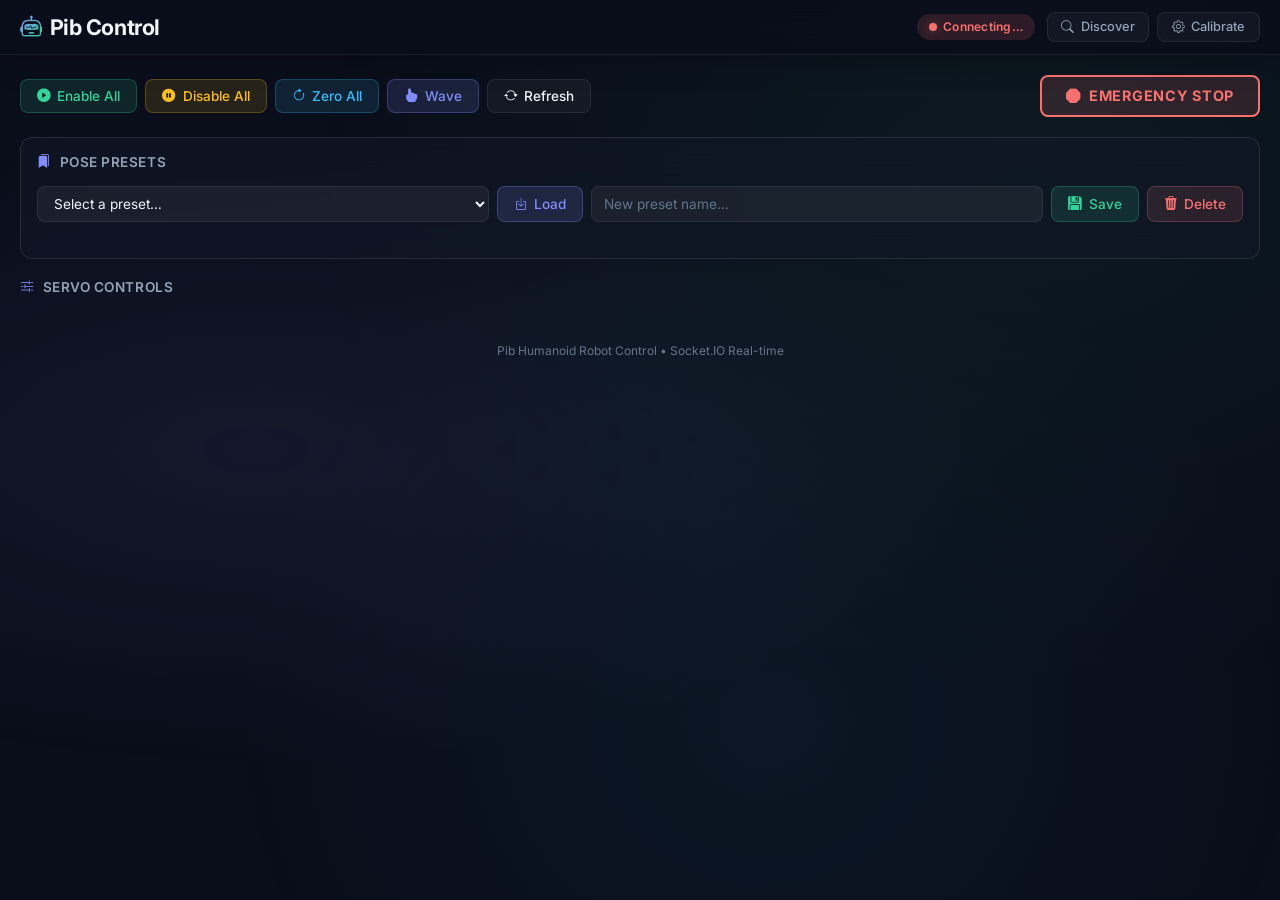
<file: static/index.html>
<!doctype html>
<html lang="de">
<head>
  <meta charset="utf-8" />
  <meta name="viewport" content="width=device-width,initial-scale=1" />
  <title>Pib — Control Panel</title>
  <link rel="stylesheet" href="https://cdn.jsdelivr.net/npm/bootstrap-icons@1.11.1/font/bootstrap-icons.css">
  <link rel="stylesheet" href="/static/common.css">
  <style>
    /* ─── Servo Card ─── */
    .servo-card {
      background: var(--glass-bg);
      backdrop-filter: blur(var(--glass-blur));
      -webkit-backdrop-filter: blur(var(--glass-blur));
      border: 1px solid var(--glass-border);
      border-radius: var(--radius-md);
      padding: 1.1rem;
      transition: all 0.25s ease;
      animation: fadeInUp 0.4s ease forwards;
      opacity: 0;
    }
    .servo-card:hover {
      border-color: var(--border-hover);
      transform: translateY(-2px);
      box-shadow: 0 8px 32px rgba(0,0,0,0.2);
    }
    .servo-card.disabled {
      opacity: 0.45;
    }
    .servo-header {
      display: flex;
      align-items: center;
      justify-content: space-between;
      margin-bottom: 0.6rem;
    }
    .servo-name {
      font-weight: 600;
      font-size: 0.95rem;
      color: var(--text-primary);
    }
    .servo-meta {
      display: flex;
      align-items: center;
      gap: 0.4rem;
      flex-wrap: wrap;
      margin-bottom: 0.75rem;
    }
    .servo-chip {
      font-size: 0.65rem;
      font-weight: 500;
      color: var(--text-muted);
      font-family: 'JetBrains Mono', monospace;
      background: var(--surface);
      padding: 0.15rem 0.5rem;
      border-radius: 6px;
    }
    .position-display {
      text-align: center;
      font-size: 1.6rem;
      font-weight: 700;
      color: var(--accent);
      font-family: 'JetBrains Mono', monospace;
      margin: 0.5rem 0;
      letter-spacing: -0.03em;
    }
    .position-display .unit { font-size: 1rem; color: var(--text-muted); }
    .current-reading {
      text-align: center;
      font-size: 0.7rem;
      color: var(--text-muted);
      margin-bottom: 0.5rem;
    }
    .current-reading i { color: var(--warning); }
    .slider-row {
      margin: 0.6rem 0;
    }
    .slider-labels {
      display: flex;
      justify-content: space-between;
      font-size: 0.6rem;
      color: var(--text-muted);
      font-family: 'JetBrains Mono', monospace;
      margin-top: 0.2rem;
    }
    .servo-actions {
      display: flex;
      gap: 0.4rem;
      margin-top: 0.6rem;
    }
    .servo-actions .btn-glass { padding: 0.35rem 0.65rem; font-size: 0.78rem; }
    .num-input {
      flex: 1;
      min-width: 0;
      text-align: center;
      font-family: 'JetBrains Mono', monospace;
      font-weight: 600;
      font-size: 0.82rem;
    }

    /* ─── Actions Bar ─── */
    .actions-bar {
      display: flex;
      flex-wrap: wrap;
      gap: 0.5rem;
      align-items: center;
      margin-bottom: 1.25rem;
    }
    .actions-bar .spacer { flex: 1; }

    /* ─── Preset Section ─── */
    .preset-row {
      display: flex;
      flex-wrap: wrap;
      gap: 0.5rem;
      margin-bottom: 1.25rem;
    }
    .preset-row .form-control-dark,
    .preset-row .select-dark { flex: 1; min-width: 140px; }

    /* ─── Grid ─── */
    .servo-grid {
      display: grid;
      grid-template-columns: repeat(auto-fill, minmax(270px, 1fr));
      gap: 0.85rem;
    }

    /* Staggered animation */
    .servo-grid .servo-card:nth-child(1) { animation-delay: 0.02s; }
    .servo-grid .servo-card:nth-child(2) { animation-delay: 0.04s; }
    .servo-grid .servo-card:nth-child(3) { animation-delay: 0.06s; }
    .servo-grid .servo-card:nth-child(4) { animation-delay: 0.08s; }
    .servo-grid .servo-card:nth-child(5) { animation-delay: 0.10s; }
    .servo-grid .servo-card:nth-child(6) { animation-delay: 0.12s; }
    .servo-grid .servo-card:nth-child(7) { animation-delay: 0.14s; }
    .servo-grid .servo-card:nth-child(8) { animation-delay: 0.16s; }
    .servo-grid .servo-card:nth-child(9) { animation-delay: 0.18s; }
    .servo-grid .servo-card:nth-child(10) { animation-delay: 0.20s; }
    .servo-grid .servo-card:nth-child(11) { animation-delay: 0.22s; }
    .servo-grid .servo-card:nth-child(12) { animation-delay: 0.24s; }
    .servo-grid .servo-card:nth-child(13) { animation-delay: 0.26s; }
    .servo-grid .servo-card:nth-child(14) { animation-delay: 0.28s; }
  </style>
</head>
<body>
  <!-- Navbar -->
  <nav class="navbar">
    <div style="display:flex;align-items:center;justify-content:space-between;width:100%">
      <span class="navbar-brand">
        <i class="bi bi-robot"></i> Pib Control
      </span>
      <div style="display:flex;align-items:center;gap:0.75rem">
        <span id="status" class="status-badge status-disconnected">
          <span class="dot"></span> Connecting…
        </span>
        <span id="current-display" class="current-badge" style="display:none">
          <i class="bi bi-lightning-charge-fill"></i>
          <span id="current-value">0</span> mA
        </span>
        <div class="nav-links">
          <a href="/discover" class="nav-link-btn"><i class="bi bi-search"></i> Discover</a>
          <a href="/calibrate" class="nav-link-btn"><i class="bi bi-gear"></i> Calibrate</a>
        </div>
      </div>
    </div>
  </nav>

  <div class="content-wrap">
    <!-- Quick Actions -->
    <div class="actions-bar">
      <button id="btn-enable-all" class="btn-glass btn-success-glass"><i class="bi bi-play-circle-fill"></i> Enable All</button>
      <button id="btn-disable-all" class="btn-glass btn-warning-glass"><i class="bi bi-pause-circle-fill"></i> Disable All</button>
      <button id="btn-zero-all" class="btn-glass btn-info-glass"><i class="bi bi-arrow-clockwise"></i> Zero All</button>
      <button id="btn-wave" class="btn-glass btn-accent"><i class="bi bi-hand-index-fill"></i> Wave</button>
      <button id="btn-refresh" class="btn-glass"><i class="bi bi-arrow-repeat"></i> Refresh</button>
      <span class="spacer"></span>
      <button id="btn-stop" class="btn-emergency"><i class="bi bi-octagon-fill"></i> EMERGENCY STOP</button>
    </div>

    <!-- Presets -->
    <div class="glass-card glass-card-sm" style="margin-bottom:1.25rem">
      <div class="section-title"><i class="bi bi-bookmarks-fill"></i> Pose Presets</div>
      <div class="preset-row">
        <select id="preset-list" class="select-dark"><option value="">Select a preset…</option></select>
        <button id="load-preset" class="btn-glass btn-accent"><i class="bi bi-box-arrow-in-down"></i> Load</button>
        <input id="preset-name-input" type="text" class="form-control-dark" placeholder="New preset name…">
        <button id="save-preset" class="btn-glass btn-success-glass"><i class="bi bi-floppy-fill"></i> Save</button>
        <button id="delete-preset" class="btn-glass btn-danger-glass"><i class="bi bi-trash3-fill"></i> Delete</button>
      </div>
    </div>

    <!-- Servo Grid -->
    <div class="section-title"><i class="bi bi-sliders2"></i> Servo Controls</div>
    <div class="servo-grid" id="servo-grid"></div>

    <div class="footer">
      Pib Humanoid Robot Control • Socket.IO Real-time
    </div>
  </div>

  <script src="https://cdn.socket.io/4.7.2/socket.io.min.js"></script>
  <script src="/static/main.js"></script>
</body>
</html>
</file>
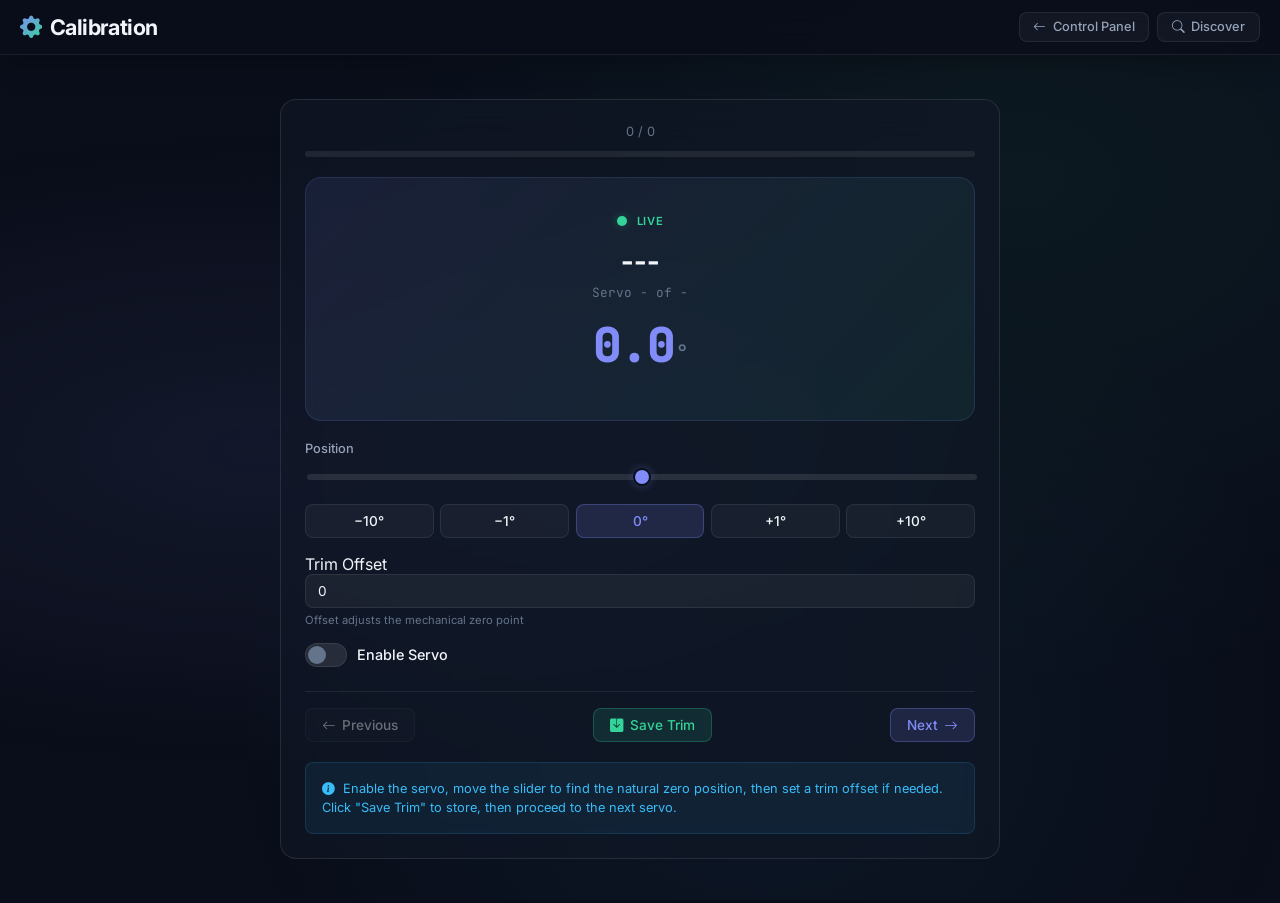
<file: static/calibrate.html>
<!doctype html>
<html lang="de">
<head>
  <meta charset="utf-8" />
  <meta name="viewport" content="width=device-width,initial-scale=1" />
  <title>Pib — Calibration</title>
  <link rel="stylesheet" href="https://cdn.jsdelivr.net/npm/bootstrap-icons@1.11.1/font/bootstrap-icons.css">
  <link rel="stylesheet" href="/static/common.css">
  <style>
    .wizard-wrap {
      max-width: 720px;
      margin: 1.5rem auto;
    }

    .step-label {
      text-align: center;
      font-size: 0.8rem;
      color: var(--text-muted);
      margin-bottom: 0.75rem;
    }

    .servo-hero {
      text-align: center;
      padding: 2rem;
      border-radius: var(--radius-lg);
      background: linear-gradient(135deg, rgba(129,140,248,0.1) 0%, rgba(52,211,153,0.08) 100%);
      border: 1px solid rgba(129,140,248,0.15);
      margin: 1.25rem 0;
    }

    .servo-hero .live-dot {
      display: inline-block;
      width: 10px;
      height: 10px;
      background: var(--success);
      border-radius: 50%;
      margin-right: 6px;
      animation: statusPulse 2s infinite;
      box-shadow: 0 0 8px var(--success-glow);
    }

    .servo-hero .live-badge {
      display: inline-flex;
      align-items: center;
      gap: 4px;
      font-size: 0.7rem;
      font-weight: 600;
      letter-spacing: 0.05em;
      text-transform: uppercase;
      color: var(--success);
      margin-bottom: 0.75rem;
    }

    .servo-hero h2 {
      font-size: 1.75rem;
      font-weight: 700;
      color: var(--text-primary);
      margin: 0.25rem 0 0.4rem;
    }

    .servo-hero .meta-text {
      font-family: 'JetBrains Mono', monospace;
      font-size: 0.8rem;
      color: var(--text-muted);
    }

    .angle-big {
      font-size: 3rem;
      font-weight: 800;
      color: var(--accent);
      font-family: 'JetBrains Mono', monospace;
      letter-spacing: -0.04em;
      margin: 0.75rem 0;
    }

    .angle-big .unit { font-size: 1.5rem; color: var(--text-muted); }

    .controls-section {
      margin: 1.25rem 0;
    }

    .controls-section label {
      display: block;
      font-size: 0.8rem;
      font-weight: 500;
      color: var(--text-secondary);
      margin-bottom: 0.5rem;
    }

    .nudge-group {
      display: flex;
      gap: 0.4rem;
      margin: 0.75rem 0;
    }
    .nudge-group .btn-glass { flex: 1; justify-content: center; }

    .trim-section {
      margin: 1rem 0;
    }

    .trim-section .helper {
      font-size: 0.7rem;
      color: var(--text-muted);
      margin-top: 0.3rem;
    }

    .enable-row {
      display: flex;
      align-items: center;
      gap: 0.6rem;
      margin: 1rem 0;
    }

    .enable-row span {
      font-weight: 500;
      font-size: 0.9rem;
    }

    .wizard-nav {
      display: flex;
      justify-content: space-between;
      align-items: center;
      margin-top: 1.5rem;
      padding-top: 1rem;
      border-top: 1px solid var(--border);
    }

    .info-box {
      margin-top: 1.25rem;
      padding: 1rem;
      border-radius: var(--radius-sm);
      background: rgba(56, 189, 248, 0.08);
      border: 1px solid rgba(56, 189, 248, 0.15);
      font-size: 0.8rem;
      color: var(--info);
      line-height: 1.5;
    }

    .info-box i { margin-right: 4px; }
  </style>
</head>
<body>
  <nav class="navbar">
    <div style="display:flex;align-items:center;justify-content:space-between;width:100%">
      <span class="navbar-brand">
        <i class="bi bi-gear-fill"></i> Calibration
      </span>
      <div class="nav-links">
        <a href="/" class="nav-link-btn"><i class="bi bi-arrow-left"></i> Control Panel</a>
        <a href="/discover" class="nav-link-btn"><i class="bi bi-search"></i> Discover</a>
      </div>
    </div>
  </nav>

  <div class="content-wrap">
    <div class="wizard-wrap">
      <div class="glass-card">
        <!-- Progress -->
        <div class="step-label" id="progress-text">0 / 0</div>
        <div class="progress-dark">
          <div class="bar" id="progress-bar" style="width:0%"></div>
        </div>

        <!-- Servo Hero -->
        <div class="servo-hero">
          <div class="live-badge"><span class="live-dot"></span> LIVE</div>
          <h2 id="servo-name">---</h2>
          <div class="meta-text" id="servo-meta">Servo - of -</div>
          <div class="angle-big"><span id="angle-display">0.0</span><span class="unit">°</span></div>
        </div>

        <!-- Controls -->
        <div class="controls-section">
          <label>Position</label>
          <input type="range" id="position-slider" class="range-dark" min="-90" max="90" step="1" value="0">
        </div>

        <div class="nudge-group">
          <button class="btn-glass" id="btn-minus-10">−10°</button>
          <button class="btn-glass" id="btn-minus-1">−1°</button>
          <button class="btn-glass btn-accent" id="btn-zero">0°</button>
          <button class="btn-glass" id="btn-plus-1">+1°</button>
          <button class="btn-glass" id="btn-plus-10">+10°</button>
        </div>

        <div class="trim-section">
          <label>Trim Offset</label>
          <input type="number" id="trim-input" class="form-control-dark" value="0" step="0.5" style="width:100%">
          <div class="helper">Offset adjusts the mechanical zero point</div>
        </div>

        <div class="enable-row">
          <label class="toggle-switch">
            <input type="checkbox" id="enable-servo">
            <span class="toggle-slider"></span>
          </label>
          <span>Enable Servo</span>
        </div>

        <!-- Navigation -->
        <div class="wizard-nav">
          <button class="btn-glass" id="btn-prev" disabled><i class="bi bi-arrow-left"></i> Previous</button>
          <button class="btn-glass btn-success-glass" id="btn-save-trim"><i class="bi bi-save-fill"></i> Save Trim</button>
          <button class="btn-glass btn-accent" id="btn-next">Next <i class="bi bi-arrow-right"></i></button>
        </div>

        <div class="info-box">
          <i class="bi bi-info-circle-fill"></i>
          Enable the servo, move the slider to find the natural zero position,
          then set a trim offset if needed. Click "Save Trim" to store, then proceed to the next servo.
        </div>
      </div>
    </div>
  </div>

  <script src="https://cdn.socket.io/4.7.2/socket.io.min.js"></script>
  <script>
    const socket = io();

    const servoNameEl = document.getElementById("servo-name");
    const servoMetaEl = document.getElementById("servo-meta");
    const angleDisplayEl = document.getElementById("angle-display");
    const progressText = document.getElementById("progress-text");
    const progressBar = document.getElementById("progress-bar");
    const positionSlider = document.getElementById("position-slider");
    const trimInput = document.getElementById("trim-input");
    const enableCheckbox = document.getElementById("enable-servo");
    const btnPrev = document.getElementById("btn-prev");
    const btnNext = document.getElementById("btn-next");
    const btnSaveTrim = document.getElementById("btn-save-trim");

    let servos = [];
    let currentIndex = 0;
    let trimData = {};

    socket.on("config", (data) => {
      servos = Object.keys(data.servos).sort();
      if (servos.length > 0) loadServo(0);
      updateProgress();
    });

    socket.on("position_update", (d) => {
      if (servos[currentIndex] === d.name) {
        angleDisplayEl.textContent = d.position_deg.toFixed(1);
      }
    });

    socket.on("enable_update", (d) => {
      if (servos[currentIndex] === d.name) {
        enableCheckbox.checked = d.enabled;
      }
    });

    function loadServo(idx) {
      currentIndex = idx;
      const name = servos[idx];
      socket.emit("get_positions");
      servoNameEl.textContent = name.replace(/_/g, " ");
      servoMetaEl.textContent = `Servo ${idx + 1} of ${servos.length}`;
      trimInput.value = trimData[name] || 0;
      positionSlider.value = 0;
      angleDisplayEl.textContent = "0.0";
      updateProgress();
      updateButtons();
    }

    function updateProgress() {
      const pct = servos.length > 0 ? ((currentIndex + 1) / servos.length * 100) : 0;
      progressBar.style.width = `${pct}%`;
      progressText.textContent = `${currentIndex + 1} / ${servos.length}`;
    }

    function updateButtons() {
      btnPrev.disabled = currentIndex === 0;
      btnNext.innerHTML = currentIndex === servos.length - 1
        ? 'Finish <i class="bi bi-check-circle-fill"></i>'
        : 'Next <i class="bi bi-arrow-right"></i>';
    }

    function setPos(deg) {
      const name = servos[currentIndex];
      positionSlider.value = deg;
      angleDisplayEl.textContent = deg.toFixed(1);
      socket.emit("set_position", { name, degree: deg });
    }

    positionSlider.addEventListener("input", () => setPos(parseFloat(positionSlider.value)));
    enableCheckbox.addEventListener("change", () => {
      socket.emit("set_enable", { name: servos[currentIndex], enable: enableCheckbox.checked });
    });

    document.getElementById("btn-minus-10").addEventListener("click", () => setPos(parseFloat(positionSlider.value) - 10));
    document.getElementById("btn-minus-1").addEventListener("click", () => setPos(parseFloat(positionSlider.value) - 1));
    document.getElementById("btn-zero").addEventListener("click", () => setPos(0));
    document.getElementById("btn-plus-1").addEventListener("click", () => setPos(parseFloat(positionSlider.value) + 1));
    document.getElementById("btn-plus-10").addEventListener("click", () => setPos(parseFloat(positionSlider.value) + 10));

    btnSaveTrim.addEventListener("click", () => {
      const name = servos[currentIndex];
      const trim = parseFloat(trimInput.value);
      trimData[name] = trim;
      localStorage.setItem("humanoid_trim", JSON.stringify(trimData));
      socket.emit("set_trim", { name, trim });
      alert(`✓ Trim saved for ${name.replace(/_/g, " ")}: ${trim}°`);
    });

    btnPrev.addEventListener("click", () => { if (currentIndex > 0) loadServo(currentIndex - 1); });
    btnNext.addEventListener("click", () => {
      if (currentIndex < servos.length - 1) {
        loadServo(currentIndex + 1);
      } else {
        if (confirm("Calibration complete! Return to control panel?")) {
          window.location.href = "/";
        }
      }
    });

    const saved = localStorage.getItem("humanoid_trim");
    if (saved) trimData = JSON.parse(saved);
  </script>
</body>
</html>
</file>
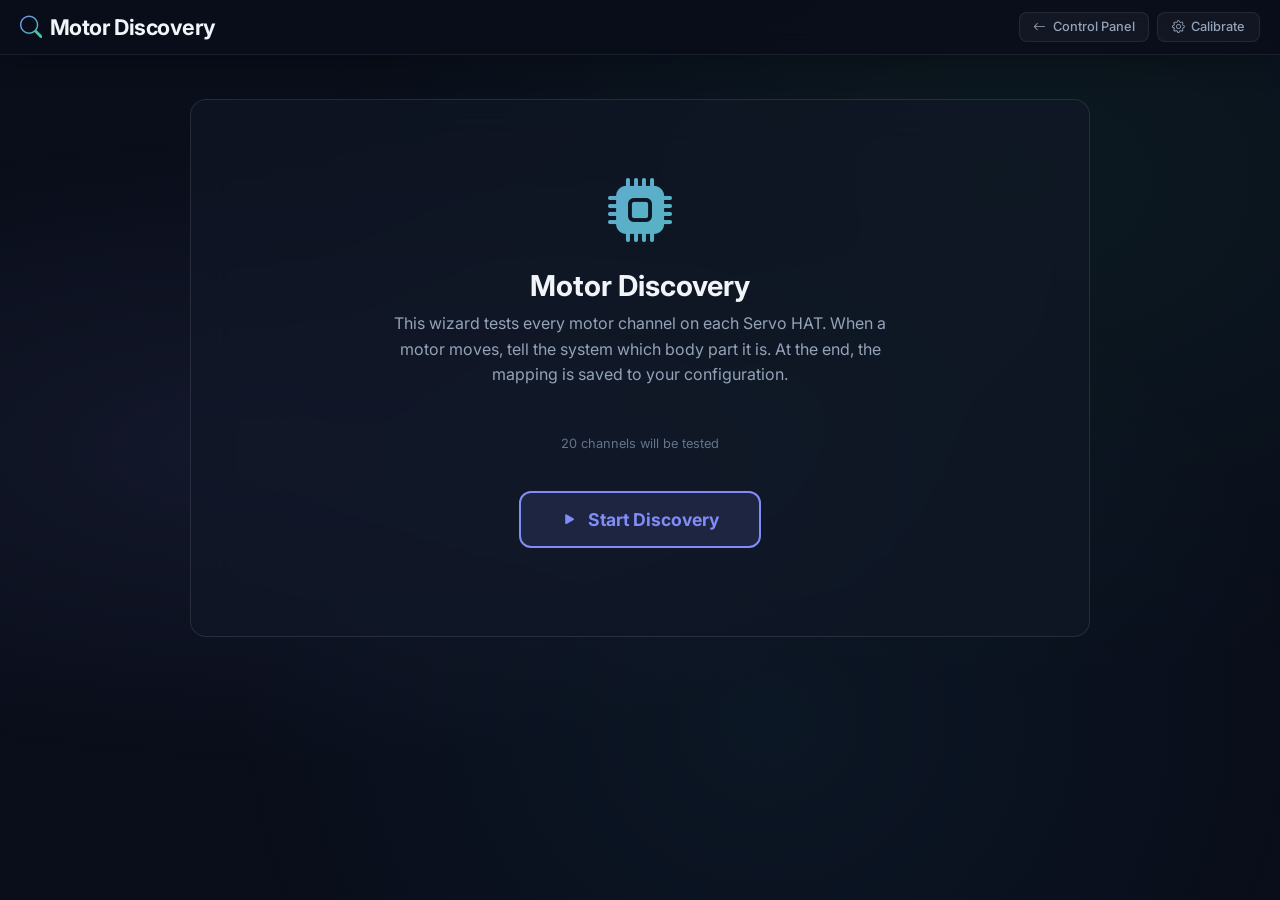
<file: static/discover.html>
<!doctype html>
<html lang="de">
<head>
  <meta charset="utf-8" />
  <meta name="viewport" content="width=device-width,initial-scale=1" />
  <title>Pib — Motor Discovery</title>
  <link rel="stylesheet" href="https://cdn.jsdelivr.net/npm/bootstrap-icons@1.11.1/font/bootstrap-icons.css">
  <link rel="stylesheet" href="/static/common.css">
  <style>
    .discover-wrap {
      max-width: 900px;
      margin: 1.5rem auto;
    }

    /* ─── Screens ─── */
    .screen { display: none; }
    .screen.active { display: block; }

    /* ─── Start Screen ─── */
    .start-hero {
      text-align: center;
      padding: 3rem 1.5rem;
    }
    .start-hero .icon-large {
      font-size: 4rem;
      background: linear-gradient(135deg, var(--accent), var(--success));
      -webkit-background-clip: text;
      -webkit-text-fill-color: transparent;
      margin-bottom: 1rem;
    }
    .start-hero h1 {
      font-size: 1.8rem;
      font-weight: 700;
      margin-bottom: 0.5rem;
    }
    .start-hero p {
      color: var(--text-secondary);
      max-width: 500px;
      margin: 0 auto 1.5rem;
      line-height: 1.6;
    }
    .hat-badges {
      display: flex;
      justify-content: center;
      gap: 0.75rem;
      margin: 1.5rem 0;
    }
    .hat-badge {
      display: flex;
      align-items: center;
      gap: 0.4rem;
      padding: 0.5rem 1rem;
      border-radius: var(--radius-sm);
      background: var(--surface);
      border: 1px solid var(--border);
      font-size: 0.85rem;
      font-weight: 500;
    }
    .hat-badge .hat-dot {
      width: 10px;
      height: 10px;
      border-radius: 50%;
    }
    .hat-dot.hat-l { background: var(--info); box-shadow: 0 0 6px var(--info-glow); }
    .hat-dot.hat-r { background: #f472b6; box-shadow: 0 0 6px rgba(244,114,182,0.3); }

    /* ─── Test Screen ─── */
    .test-header {
      display: flex;
      justify-content: space-between;
      align-items: center;
      margin-bottom: 1rem;
    }
    .channel-hero {
      text-align: center;
      padding: 2rem;
      border-radius: var(--radius-lg);
      background: linear-gradient(135deg, rgba(129,140,248,0.1), rgba(56,189,248,0.08));
      border: 1px solid rgba(129,140,248,0.15);
      margin-bottom: 1.25rem;
    }
    .channel-hero .ch-label {
      font-family: 'JetBrains Mono', monospace;
      font-size: 0.8rem;
      color: var(--text-muted);
      text-transform: uppercase;
      letter-spacing: 0.06em;
      margin-bottom: 0.4rem;
    }
    .channel-hero .ch-name {
      font-size: 1.6rem;
      font-weight: 700;
      margin-bottom: 0.4rem;
    }
    .channel-hero .ch-name .hat-tag {
      font-size: 0.85rem;
      font-weight: 600;
      padding: 0.15rem 0.5rem;
      border-radius: 6px;
      margin-right: 4px;
    }
    .hat-tag-l { background: rgba(56,189,248,0.15); color: var(--info); }
    .hat-tag-r { background: rgba(244,114,182,0.15); color: #f472b6; }

    .test-btn {
      display: inline-flex;
      align-items: center;
      gap: 0.6rem;
      padding: 1rem 2.5rem;
      border-radius: var(--radius-md);
      border: 2px solid var(--accent);
      background: rgba(129,140,248,0.12);
      color: var(--accent);
      font-family: 'Inter', sans-serif;
      font-size: 1.1rem;
      font-weight: 700;
      cursor: pointer;
      transition: all 0.3s ease;
      margin: 1rem 0;
    }
    .test-btn:hover {
      background: rgba(129,140,248,0.25);
      box-shadow: 0 0 30px var(--accent-glow);
      transform: scale(1.04);
    }
    .test-btn:disabled {
      opacity: 0.4;
      cursor: not-allowed;
      transform: none;
      box-shadow: none;
    }
    .test-btn.testing {
      animation: pendingPulse 1.5s infinite;
    }

    /* ─── Body Part Picker ─── */
    .picker-section {
      margin-top: 1.25rem;
    }
    .picker-title {
      font-size: 0.8rem;
      font-weight: 600;
      color: var(--text-secondary);
      text-transform: uppercase;
      letter-spacing: 0.04em;
      margin-bottom: 0.5rem;
    }
    .picker-grid {
      display: flex;
      flex-wrap: wrap;
      gap: 0.4rem;
      margin-bottom: 0.75rem;
    }
    .picker-btn {
      padding: 0.4rem 0.85rem;
      border-radius: var(--radius-sm);
      border: 1px solid var(--border);
      background: var(--surface);
      color: var(--text-secondary);
      font-family: 'Inter', sans-serif;
      font-size: 0.8rem;
      font-weight: 500;
      cursor: pointer;
      transition: all 0.2s;
    }
    .picker-btn:hover {
      background: var(--surface-hover);
      border-color: var(--border-hover);
      color: var(--text-primary);
    }
    .picker-btn.selected {
      background: rgba(129,140,248,0.2);
      border-color: var(--accent);
      color: var(--accent);
      box-shadow: 0 0 12px var(--accent-glow);
    }
    .custom-name-row {
      display: flex;
      gap: 0.5rem;
      margin-top: 0.5rem;
    }
    .custom-name-row input { flex: 1; }

    /* ─── Test Nav ─── */
    .test-nav {
      display: flex;
      justify-content: space-between;
      align-items: center;
      margin-top: 1.5rem;
      padding-top: 1rem;
      border-top: 1px solid var(--border);
    }

    /* ─── Summary Screen ─── */
    .summary-grid {
      display: grid;
      grid-template-columns: repeat(auto-fill, minmax(200px, 1fr));
      gap: 0.6rem;
      margin: 1rem 0;
    }
    .summary-card {
      padding: 0.75rem;
      border-radius: var(--radius-sm);
      border: 1px solid var(--border);
      background: var(--surface);
      font-size: 0.82rem;
      transition: all 0.2s;
      cursor: pointer;
    }
    .summary-card:hover {
      border-color: var(--border-hover);
      background: var(--surface-hover);
    }
    .summary-card .sc-header {
      font-family: 'JetBrains Mono', monospace;
      font-size: 0.7rem;
      color: var(--text-muted);
      margin-bottom: 0.3rem;
    }
    .summary-card .sc-name {
      font-weight: 600;
      color: var(--text-primary);
    }
    .summary-card .sc-name.unassigned {
      color: var(--text-muted);
      font-style: italic;
    }
    .summary-card .sc-actions {
      display: flex;
      gap: 0.3rem;
      margin-top: 0.4rem;
    }
    .summary-card .sc-actions button {
      padding: 0.2rem 0.5rem;
      font-size: 0.7rem;
    }

    .summary-actions {
      display: flex;
      justify-content: space-between;
      align-items: center;
      margin-top: 1.25rem;
    }

    .save-result {
      text-align: center;
      padding: 2rem;
      display: none;
    }
    .save-result.show { display: block; }
    .save-result i {
      font-size: 3rem;
      color: var(--success);
      margin-bottom: 0.5rem;
    }
  </style>
</head>
<body>
  <nav class="navbar">
    <div style="display:flex;align-items:center;justify-content:space-between;width:100%">
      <span class="navbar-brand">
        <i class="bi bi-search"></i> Motor Discovery
      </span>
      <div class="nav-links">
        <a href="/" class="nav-link-btn"><i class="bi bi-arrow-left"></i> Control Panel</a>
        <a href="/calibrate" class="nav-link-btn"><i class="bi bi-gear"></i> Calibrate</a>
      </div>
    </div>
  </nav>

  <div class="content-wrap">
    <div class="discover-wrap">

      <!-- SCREEN 1: Start -->
      <div class="screen active" id="screen-start">
        <div class="glass-card">
          <div class="start-hero">
            <div class="icon-large"><i class="bi bi-cpu-fill"></i></div>
            <h1>Motor Discovery</h1>
            <p>
              This wizard tests every motor channel on each Servo HAT.
              When a motor moves, tell the system which body part it is.
              At the end, the mapping is saved to your configuration.
            </p>
            <div class="hat-badges" id="hat-badges"></div>
            <div style="color:var(--text-muted);font-size:0.8rem;margin-bottom:1.5rem">
              <span id="total-channels">20</span> channels will be tested
            </div>
            <button class="test-btn" id="btn-start-discovery">
              <i class="bi bi-play-fill"></i> Start Discovery
            </button>
          </div>
        </div>
      </div>

      <!-- SCREEN 2: Test -->
      <div class="screen" id="screen-test">
        <div class="glass-card">
          <div class="test-header">
            <div class="step-label" id="test-progress">Channel 1 of 20</div>
            <div class="progress-dark" style="flex:1;margin-left:1rem">
              <div class="bar" id="test-bar" style="width:0%"></div>
            </div>
          </div>

          <div class="channel-hero">
            <div class="ch-label">Testing Channel</div>
            <div class="ch-name">
              <span class="hat-tag" id="hat-tag"></span>
              <span id="ch-number">Channel 0</span>
            </div>
            <button class="test-btn" id="btn-test-nudge">
              <i class="bi bi-arrow-left-right"></i> Test Motor
            </button>
            <div style="font-size:0.75rem;color:var(--text-muted);margin-top:0.5rem">
              Watch which part of the robot moves
            </div>
          </div>

          <div class="picker-section">
            <div class="picker-title"><i class="bi bi-body-text"></i> What moved?</div>

            <div style="font-size:0.7rem;color:var(--text-muted);margin-bottom:0.3rem">ARM</div>
            <div class="picker-grid" id="picker-arm"></div>

            <div style="font-size:0.7rem;color:var(--text-muted);margin-bottom:0.3rem">HAND</div>
            <div class="picker-grid" id="picker-hand"></div>

            <div style="font-size:0.7rem;color:var(--text-muted);margin-bottom:0.3rem">HEAD</div>
            <div class="picker-grid" id="picker-head"></div>

            <div class="custom-name-row">
              <input type="text" class="form-control-dark" id="custom-name" placeholder="Custom name…">
              <button class="btn-glass btn-accent" id="btn-custom-name"><i class="bi bi-plus-lg"></i> Use</button>
            </div>

            <div style="margin-top:0.75rem;text-align:center;font-size:0.8rem;color:var(--accent);font-weight:600;display:none" id="assigned-label"></div>
          </div>

          <div class="test-nav">
            <button class="btn-glass" id="btn-test-prev" disabled><i class="bi bi-arrow-left"></i> Previous</button>
            <button class="btn-glass btn-warning-glass" id="btn-test-skip"><i class="bi bi-skip-forward-fill"></i> Skip</button>
            <button class="btn-glass btn-accent" id="btn-test-next">Next <i class="bi bi-arrow-right"></i></button>
          </div>
        </div>
      </div>

      <!-- SCREEN 3: Summary -->
      <div class="screen" id="screen-summary">
        <div class="glass-card">
          <div class="section-title"><i class="bi bi-list-check"></i> Discovery Summary</div>
          <p style="font-size:0.85rem;color:var(--text-secondary);margin-bottom:1rem">
            Review all channel assignments. Click a card to re-test or rename.
          </p>

          <div class="summary-grid" id="summary-grid"></div>

          <div class="summary-actions">
            <button class="btn-glass" id="btn-restart"><i class="bi bi-arrow-clockwise"></i> Restart</button>
            <button class="btn-glass btn-success-glass" id="btn-save-config" style="padding:0.75rem 2rem;font-size:1rem;font-weight:700">
              <i class="bi bi-save-fill"></i> Save Configuration
            </button>
          </div>

          <div class="save-result" id="save-result">
            <i class="bi bi-check-circle-fill"></i>
            <h3 style="margin:0.5rem 0">Configuration Saved!</h3>
            <p style="color:var(--text-secondary);font-size:0.85rem">
              servo_config.json has been updated.<br>
              The server will reload with the new mapping.
            </p>
            <a href="/" class="btn-glass btn-accent" style="margin-top:1rem;text-decoration:none">
              <i class="bi bi-arrow-right"></i> Go to Control Panel
            </a>
          </div>
        </div>
      </div>

    </div>
  </div>

  <script src="https://cdn.socket.io/4.7.2/socket.io.min.js"></script>
  <script>
    const socket = io();

    // Predefined body part options
    const BODY_PARTS = {
      arm: [
        "Schulter_Horizontal", "Schulter_Vertikal", "Schulter_Vertikal_2",
        "Oberarm", "Ellenbogen", "Unterarm"
      ],
      hand: [
        "Handgelenk", "Daumen", "Daumen_Gelenk",
        "Zeigefinger", "Mittelfinger", "Ringfinger", "Kleiner_Finger"
      ],
      head: ["Nacken"]
    };

    // State
    let channels = [];       // [{brick, channel}, ...]
    let assignments = {};    // "L:0" -> "Nacken"
    let currentIdx = 0;
    let isTesting = false;

    // Build picker buttons
    function buildPickers() {
      for (const [group, parts] of Object.entries(BODY_PARTS)) {
        const container = document.getElementById(`picker-${group}`);
        container.innerHTML = "";
        for (const part of parts) {
          const btn = document.createElement("button");
          btn.className = "picker-btn";
          btn.textContent = part.replace(/_/g, " ");
          btn.dataset.name = part;
          btn.addEventListener("click", () => selectPart(part, btn));
          container.appendChild(btn);
        }
      }
    }

    function selectPart(name, clickedBtn) {
      // Deselect all
      document.querySelectorAll(".picker-btn").forEach(b => b.classList.remove("selected"));
      // Select this one
      if (clickedBtn) clickedBtn.classList.add("selected");
      document.getElementById("custom-name").value = "";

      const key = channelKey(channels[currentIdx]);
      assignments[key] = name;
      showAssigned(name);
    }

    function showAssigned(name) {
      const label = document.getElementById("assigned-label");
      label.textContent = `✓ Assigned: ${name.replace(/_/g, " ")}`;
      label.style.display = "block";
    }

    function channelKey(ch) { return `${ch.brick}:${ch.channel}`; }

    // Screen management
    function showScreen(id) {
      document.querySelectorAll(".screen").forEach(s => s.classList.remove("active"));
      document.getElementById(id).classList.add("active");
    }

    // ─── Start Screen ───
    socket.on("discovery_channels", (data) => {
      channels = data.channels;
      const bricks = data.bricks;

      // Show HAT badges
      const badgesEl = document.getElementById("hat-badges");
      badgesEl.innerHTML = "";
      for (const [key, uid] of Object.entries(bricks)) {
        badgesEl.innerHTML += `
          <div class="hat-badge">
            <span class="hat-dot hat-${key.toLowerCase()}"></span>
            HAT ${key} <span style="color:var(--text-muted);font-family:'JetBrains Mono',monospace;font-size:0.75rem">(${uid})</span>
          </div>
        `;
      }
      document.getElementById("total-channels").textContent = channels.length;

      // Init assignments
      assignments = {};
      currentIdx = 0;
      showScreen("screen-test");
      loadChannel(0);
    });

    document.getElementById("btn-start-discovery").addEventListener("click", () => {
      socket.emit("discovery_start");
      document.getElementById("btn-start-discovery").disabled = true;
      document.getElementById("btn-start-discovery").innerHTML = '<span class="spinner-sm"></span> Loading…';
    });

    // ─── Test Screen ───
    function loadChannel(idx) {
      currentIdx = idx;
      const ch = channels[idx];
      const key = channelKey(ch);

      // Update UI
      document.getElementById("test-progress").textContent = `Channel ${idx + 1} of ${channels.length}`;
      const pct = ((idx + 1) / channels.length * 100);
      document.getElementById("test-bar").style.width = `${pct}%`;

      const hatTag = document.getElementById("hat-tag");
      hatTag.textContent = `HAT ${ch.brick}`;
      hatTag.className = `hat-tag hat-tag-${ch.brick.toLowerCase()}`;
      document.getElementById("ch-number").textContent = `Channel ${ch.channel}`;

      // Reset picker selection
      document.querySelectorAll(".picker-btn").forEach(b => b.classList.remove("selected"));
      document.getElementById("custom-name").value = "";

      // Show existing assignment if any
      const assigned = assignments[key];
      const label = document.getElementById("assigned-label");
      if (assigned) {
        showAssigned(assigned);
        // Highlight the matching picker button
        document.querySelectorAll(".picker-btn").forEach(b => {
          if (b.dataset.name === assigned) b.classList.add("selected");
        });
      } else {
        label.style.display = "none";
      }

      // Grey out already-used names
      const usedNames = new Set(Object.values(assignments));
      document.querySelectorAll(".picker-btn").forEach(b => {
        const isUsedElsewhere = usedNames.has(b.dataset.name) && assignments[key] !== b.dataset.name;
        b.style.opacity = isUsedElsewhere ? "0.35" : "1";
        b.title = isUsedElsewhere ? `Already assigned to another channel` : "";
      });

      // Nav buttons
      document.getElementById("btn-test-prev").disabled = idx === 0;
      const nextBtn = document.getElementById("btn-test-next");
      nextBtn.innerHTML = idx === channels.length - 1
        ? 'Review <i class="bi bi-check2-all"></i>'
        : 'Next <i class="bi bi-arrow-right"></i>';

      // Reset test button
      const testBtn = document.getElementById("btn-test-nudge");
      testBtn.disabled = false;
      testBtn.classList.remove("testing");
      testBtn.innerHTML = '<i class="bi bi-arrow-left-right"></i> Test Motor';
    }

    document.getElementById("btn-test-nudge").addEventListener("click", () => {
      const ch = channels[currentIdx];
      const testBtn = document.getElementById("btn-test-nudge");
      testBtn.disabled = true;
      testBtn.classList.add("testing");
      testBtn.innerHTML = '<span class="spinner-sm"></span> Moving…';
      socket.emit("discovery_test", { brick: ch.brick, channel: ch.channel });
    });

    socket.on("discovery_test_done", (data) => {
      const testBtn = document.getElementById("btn-test-nudge");
      testBtn.disabled = false;
      testBtn.classList.remove("testing");
      if (data.ok) {
        testBtn.innerHTML = '<i class="bi bi-arrow-left-right"></i> Test Again';
      } else {
        testBtn.innerHTML = '<i class="bi bi-exclamation-triangle"></i> Error — Try Again';
      }
    });

    document.getElementById("btn-custom-name").addEventListener("click", () => {
      const input = document.getElementById("custom-name");
      const name = input.value.trim().replace(/\s+/g, "_");
      if (!name) { alert("Enter a name."); return; }
      document.querySelectorAll(".picker-btn").forEach(b => b.classList.remove("selected"));
      const key = channelKey(channels[currentIdx]);
      assignments[key] = name;
      showAssigned(name);
    });

    document.getElementById("btn-test-prev").addEventListener("click", () => {
      if (currentIdx > 0) loadChannel(currentIdx - 1);
    });

    document.getElementById("btn-test-skip").addEventListener("click", () => {
      // Clear any assignment for this channel
      const key = channelKey(channels[currentIdx]);
      delete assignments[key];
      if (currentIdx < channels.length - 1) {
        loadChannel(currentIdx + 1);
      } else {
        showSummary();
      }
    });

    document.getElementById("btn-test-next").addEventListener("click", () => {
      if (currentIdx < channels.length - 1) {
        loadChannel(currentIdx + 1);
      } else {
        showSummary();
      }
    });

    // ─── Summary Screen ───
    function showSummary() {
      showScreen("screen-summary");
      const grid = document.getElementById("summary-grid");
      grid.innerHTML = "";

      for (let i = 0; i < channels.length; i++) {
        const ch = channels[i];
        const key = channelKey(ch);
        const name = assignments[key];

        const card = document.createElement("div");
        card.className = "summary-card";
        card.innerHTML = `
          <div class="sc-header">
            <span class="hat-tag hat-tag-${ch.brick.toLowerCase()}" style="font-size:0.65rem;padding:0.1rem 0.35rem">HAT ${ch.brick}</span>
            CH ${ch.channel}
          </div>
          <div class="sc-name ${name ? '' : 'unassigned'}">${name ? name.replace(/_/g, " ") : "— Not assigned —"}</div>
          <div class="sc-actions">
            <button class="btn-glass" style="font-size:0.7rem;padding:0.2rem 0.5rem" data-idx="${i}" data-action="retest">
              <i class="bi bi-arrow-left-right"></i> Re-test
            </button>
            <button class="btn-glass" style="font-size:0.7rem;padding:0.2rem 0.5rem" data-idx="${i}" data-action="rename">
              <i class="bi bi-pencil"></i> Rename
            </button>
          </div>
        `;
        grid.appendChild(card);
      }

      // Bind summary card actions
      grid.querySelectorAll("[data-action='retest']").forEach(btn => {
        btn.addEventListener("click", () => {
          const idx = parseInt(btn.dataset.idx);
          showScreen("screen-test");
          loadChannel(idx);
        });
      });

      grid.querySelectorAll("[data-action='rename']").forEach(btn => {
        btn.addEventListener("click", () => {
          const idx = parseInt(btn.dataset.idx);
          const ch = channels[idx];
          const key = channelKey(ch);
          const current = assignments[key] || "";
          const newName = prompt(
            `Rename HAT ${ch.brick} · Channel ${ch.channel}\nCurrent: ${current.replace(/_/g, " ") || "(none)"}`,
            current.replace(/_/g, " ")
          );
          if (newName !== null) {
            const cleaned = newName.trim().replace(/\s+/g, "_");
            if (cleaned) {
              assignments[key] = cleaned;
            } else {
              delete assignments[key];
            }
            showSummary(); // Refresh
          }
        });
      });

      // Hide save result
      document.getElementById("save-result").classList.remove("show");
    }

    document.getElementById("btn-restart").addEventListener("click", () => {
      if (!confirm("Restart discovery? Current assignments will be lost.")) return;
      showScreen("screen-start");
      document.getElementById("btn-start-discovery").disabled = false;
      document.getElementById("btn-start-discovery").innerHTML = '<i class="bi bi-play-fill"></i> Start Discovery';
    });

    document.getElementById("btn-save-config").addEventListener("click", () => {
      const entries = [];
      for (const [key, name] of Object.entries(assignments)) {
        const [brick, ch] = key.split(":");
        entries.push({ brick, channel: parseInt(ch), name });
      }
      if (entries.length === 0) {
        alert("No motors were assigned. Please assign at least one motor.");
        return;
      }
      socket.emit("discovery_save", { assignments: entries });
      document.getElementById("btn-save-config").disabled = true;
      document.getElementById("btn-save-config").innerHTML = '<span class="spinner-sm"></span> Saving…';
    });

    socket.on("discovery_saved", (data) => {
      document.getElementById("btn-save-config").disabled = false;
      document.getElementById("btn-save-config").innerHTML = '<i class="bi bi-save-fill"></i> Save Configuration';
      if (data.ok) {
        document.getElementById("save-result").classList.add("show");
      } else {
        alert("Error saving: " + (data.error || "Unknown error"));
      }
    });

    // ─── Init ───
    buildPickers();
    console.log("Motor Discovery initialized");
  </script>
</body>
</html>
</file>
<file: static/common.css>
/* PibUi Design System — Dark Glassmorphism Theme */
@import url('https://fonts.googleapis.com/css2?family=Inter:wght@300;400;500;600;700;800&family=JetBrains+Mono:wght@400;500;600&display=swap');

:root {
  /* Core palette */
  --bg-primary: #0a0e1a;
  --bg-secondary: #111827;
  --bg-tertiary: #1a2035;
  --surface: rgba(255, 255, 255, 0.04);
  --surface-hover: rgba(255, 255, 255, 0.08);
  --surface-active: rgba(255, 255, 255, 0.12);
  --border: rgba(255, 255, 255, 0.08);
  --border-hover: rgba(255, 255, 255, 0.15);

  /* Glass */
  --glass-bg: rgba(17, 24, 39, 0.6);
  --glass-border: rgba(255, 255, 255, 0.1);
  --glass-blur: 20px;

  /* Text */
  --text-primary: #f1f5f9;
  --text-secondary: #94a3b8;
  --text-muted: #64748b;
  --text-accent: #818cf8;

  /* Accents */
  --accent: #818cf8;
  --accent-hover: #a5b4fc;
  --accent-glow: rgba(129, 140, 248, 0.3);
  --success: #34d399;
  --success-glow: rgba(52, 211, 153, 0.3);
  --danger: #f87171;
  --danger-glow: rgba(248, 113, 113, 0.3);
  --warning: #fbbf24;
  --warning-glow: rgba(251, 191, 36, 0.3);
  --info: #38bdf8;
  --info-glow: rgba(56, 189, 248, 0.3);

  /* Sizing */
  --radius-sm: 8px;
  --radius-md: 12px;
  --radius-lg: 16px;
  --radius-xl: 20px;
}

* { box-sizing: border-box; }

body {
  margin: 0;
  padding: 0;
  background: var(--bg-primary);
  color: var(--text-primary);
  font-family: 'Inter', -apple-system, BlinkMacSystemFont, sans-serif;
  min-height: 100vh;
  -webkit-font-smoothing: antialiased;
}

/* Subtle background mesh */
body::before {
  content: '';
  position: fixed;
  inset: 0;
  background:
    radial-gradient(ellipse at 20% 50%, rgba(129, 140, 248, 0.08) 0%, transparent 50%),
    radial-gradient(ellipse at 80% 20%, rgba(52, 211, 153, 0.06) 0%, transparent 50%),
    radial-gradient(ellipse at 60% 80%, rgba(56, 189, 248, 0.05) 0%, transparent 50%);
  pointer-events: none;
  z-index: 0;
}

/* ─── Navbar ─── */
.navbar {
  background: rgba(10, 14, 26, 0.85);
  backdrop-filter: blur(var(--glass-blur));
  -webkit-backdrop-filter: blur(var(--glass-blur));
  border-bottom: 1px solid var(--border);
  box-shadow: 0 4px 30px rgba(0, 0, 0, 0.3);
  padding: 0.75rem 1.25rem;
  position: sticky;
  top: 0;
  z-index: 1000;
}

.navbar-brand {
  font-weight: 700;
  font-size: 1.35rem;
  color: var(--text-primary) !important;
  letter-spacing: -0.02em;
  display: flex;
  align-items: center;
  gap: 0.5rem;
}

.navbar-brand i {
  background: linear-gradient(135deg, var(--accent), var(--success));
  -webkit-background-clip: text;
  -webkit-text-fill-color: transparent;
  font-size: 1.4rem;
}

.nav-links {
  display: flex;
  align-items: center;
  gap: 0.5rem;
}

.nav-link-btn {
  display: inline-flex;
  align-items: center;
  gap: 0.4rem;
  padding: 0.4rem 0.85rem;
  border-radius: var(--radius-sm);
  border: 1px solid var(--border);
  background: var(--surface);
  color: var(--text-secondary);
  font-size: 0.8rem;
  font-weight: 500;
  text-decoration: none;
  transition: all 0.2s ease;
}

.nav-link-btn:hover {
  background: var(--surface-hover);
  border-color: var(--border-hover);
  color: var(--text-primary);
}

.nav-link-btn.active {
  background: rgba(129, 140, 248, 0.15);
  border-color: rgba(129, 140, 248, 0.3);
  color: var(--accent);
}

/* ─── Glass Card ─── */
.glass-card {
  background: var(--glass-bg);
  backdrop-filter: blur(var(--glass-blur));
  -webkit-backdrop-filter: blur(var(--glass-blur));
  border: 1px solid var(--glass-border);
  border-radius: var(--radius-lg);
  padding: 1.5rem;
  position: relative;
  z-index: 1;
}

.glass-card-sm {
  padding: 1rem;
  border-radius: var(--radius-md);
}

/* ─── Status Badge ─── */
.status-badge {
  display: inline-flex;
  align-items: center;
  gap: 0.4rem;
  padding: 0.35rem 0.75rem;
  border-radius: 20px;
  font-size: 0.75rem;
  font-weight: 600;
  letter-spacing: 0.02em;
}

.status-badge .dot {
  width: 8px;
  height: 8px;
  border-radius: 50%;
  animation: statusPulse 2s ease-in-out infinite;
}

.status-connected { background: rgba(52, 211, 153, 0.15); color: var(--success); }
.status-connected .dot { background: var(--success); box-shadow: 0 0 8px var(--success-glow); }

.status-disconnected { background: rgba(248, 113, 113, 0.15); color: var(--danger); }
.status-disconnected .dot { background: var(--danger); box-shadow: 0 0 8px var(--danger-glow); }

.status-mock { background: rgba(251, 191, 36, 0.15); color: var(--warning); }
.status-mock .dot { background: var(--warning); box-shadow: 0 0 8px var(--warning-glow); }

@keyframes statusPulse {
  0%, 100% { opacity: 1; transform: scale(1); }
  50% { opacity: 0.5; transform: scale(0.85); }
}

/* ─── Buttons ─── */
.btn-glass {
  display: inline-flex;
  align-items: center;
  gap: 0.4rem;
  padding: 0.5rem 1rem;
  border-radius: var(--radius-sm);
  border: 1px solid var(--border);
  background: var(--surface);
  color: var(--text-primary);
  font-family: 'Inter', sans-serif;
  font-size: 0.85rem;
  font-weight: 500;
  cursor: pointer;
  transition: all 0.2s ease;
}

.btn-glass:hover {
  background: var(--surface-hover);
  border-color: var(--border-hover);
  transform: translateY(-1px);
}

.btn-glass:active { transform: translateY(0); }

.btn-glass:disabled {
  opacity: 0.4;
  cursor: not-allowed;
  transform: none;
}

.btn-accent {
  background: rgba(129, 140, 248, 0.15);
  border-color: rgba(129, 140, 248, 0.3);
  color: var(--accent);
}
.btn-accent:hover {
  background: rgba(129, 140, 248, 0.25);
  border-color: rgba(129, 140, 248, 0.5);
  box-shadow: 0 0 20px var(--accent-glow);
}

.btn-success-glass {
  background: rgba(52, 211, 153, 0.12);
  border-color: rgba(52, 211, 153, 0.25);
  color: var(--success);
}
.btn-success-glass:hover {
  background: rgba(52, 211, 153, 0.2);
  border-color: rgba(52, 211, 153, 0.4);
  box-shadow: 0 0 20px var(--success-glow);
}

.btn-warning-glass {
  background: rgba(251, 191, 36, 0.12);
  border-color: rgba(251, 191, 36, 0.25);
  color: var(--warning);
}
.btn-warning-glass:hover {
  background: rgba(251, 191, 36, 0.2);
  border-color: rgba(251, 191, 36, 0.4);
  box-shadow: 0 0 20px var(--warning-glow);
}

.btn-info-glass {
  background: rgba(56, 189, 248, 0.12);
  border-color: rgba(56, 189, 248, 0.25);
  color: var(--info);
}
.btn-info-glass:hover {
  background: rgba(56, 189, 248, 0.2);
  border-color: rgba(56, 189, 248, 0.4);
  box-shadow: 0 0 20px var(--info-glow);
}

.btn-danger-glass {
  background: rgba(248, 113, 113, 0.12);
  border-color: rgba(248, 113, 113, 0.25);
  color: var(--danger);
}
.btn-danger-glass:hover {
  background: rgba(248, 113, 113, 0.2);
  border-color: rgba(248, 113, 113, 0.4);
  box-shadow: 0 0 20px var(--danger-glow);
}

/* Emergency stop */
.btn-emergency {
  display: inline-flex;
  align-items: center;
  gap: 0.5rem;
  padding: 0.65rem 1.5rem;
  border-radius: var(--radius-sm);
  border: 2px solid var(--danger);
  background: rgba(248, 113, 113, 0.15);
  color: var(--danger);
  font-family: 'Inter', sans-serif;
  font-size: 0.9rem;
  font-weight: 700;
  letter-spacing: 0.05em;
  cursor: pointer;
  transition: all 0.2s ease;
  animation: emergencyGlow 3s ease-in-out infinite;
}

.btn-emergency:hover {
  background: rgba(248, 113, 113, 0.3);
  box-shadow: 0 0 30px var(--danger-glow);
  transform: scale(1.03);
}

@keyframes emergencyGlow {
  0%, 100% { box-shadow: 0 0 10px rgba(248, 113, 113, 0.2); }
  50% { box-shadow: 0 0 25px rgba(248, 113, 113, 0.35); }
}

/* ─── Group Badges ─── */
.group-badge {
  display: inline-flex;
  align-items: center;
  padding: 0.15rem 0.55rem;
  border-radius: 10px;
  font-size: 0.65rem;
  font-weight: 600;
  letter-spacing: 0.04em;
  text-transform: uppercase;
}

.group-left { background: rgba(56, 189, 248, 0.15); color: var(--info); }
.group-right { background: rgba(244, 114, 182, 0.15); color: #f472b6; }
.group-hand { background: rgba(52, 211, 153, 0.15); color: var(--success); }
.group-arm { background: rgba(251, 191, 36, 0.15); color: var(--warning); }
.group-head { background: rgba(167, 139, 250, 0.15); color: #a78bfa; }

/* ─── Form Controls (Dark) ─── */
.form-control-dark {
  background: rgba(255, 255, 255, 0.05);
  border: 1px solid var(--border);
  border-radius: var(--radius-sm);
  color: var(--text-primary);
  font-family: 'Inter', sans-serif;
  padding: 0.5rem 0.75rem;
  font-size: 0.85rem;
  transition: all 0.2s;
}

.form-control-dark:focus {
  outline: none;
  border-color: var(--accent);
  box-shadow: 0 0 0 3px var(--accent-glow);
  background: rgba(255, 255, 255, 0.08);
}

.form-control-dark::placeholder { color: var(--text-muted); }

.select-dark {
  background: rgba(255, 255, 255, 0.05);
  border: 1px solid var(--border);
  border-radius: var(--radius-sm);
  color: var(--text-primary);
  font-family: 'Inter', sans-serif;
  padding: 0.5rem 0.75rem;
  font-size: 0.85rem;
  cursor: pointer;
}

.select-dark option { background: var(--bg-secondary); color: var(--text-primary); }

/* ─── Custom Range Slider ─── */
.range-dark {
  -webkit-appearance: none;
  appearance: none;
  width: 100%;
  height: 6px;
  background: rgba(255, 255, 255, 0.1);
  border-radius: 3px;
  outline: none;
  transition: background 0.2s;
}

.range-dark::-webkit-slider-thumb {
  -webkit-appearance: none;
  appearance: none;
  width: 18px;
  height: 18px;
  border-radius: 50%;
  background: var(--accent);
  border: 2px solid var(--bg-primary);
  box-shadow: 0 0 10px var(--accent-glow);
  cursor: pointer;
  transition: all 0.2s;
}

.range-dark::-webkit-slider-thumb:hover {
  transform: scale(1.15);
  box-shadow: 0 0 18px var(--accent-glow);
}

.range-dark::-moz-range-thumb {
  width: 18px;
  height: 18px;
  border-radius: 50%;
  background: var(--accent);
  border: 2px solid var(--bg-primary);
  box-shadow: 0 0 10px var(--accent-glow);
  cursor: pointer;
}

/* ─── Toggle Switch ─── */
.toggle-switch {
  position: relative;
  width: 42px;
  height: 24px;
  flex-shrink: 0;
}

.toggle-switch input {
  opacity: 0;
  width: 0;
  height: 0;
}

.toggle-slider {
  position: absolute;
  cursor: pointer;
  inset: 0;
  background: rgba(255, 255, 255, 0.1);
  border-radius: 12px;
  transition: all 0.3s ease;
  border: 1px solid var(--border);
}

.toggle-slider::before {
  content: '';
  position: absolute;
  height: 18px;
  width: 18px;
  left: 2px;
  bottom: 2px;
  background: var(--text-muted);
  border-radius: 50%;
  transition: all 0.3s ease;
}

.toggle-switch input:checked + .toggle-slider {
  background: rgba(52, 211, 153, 0.25);
  border-color: rgba(52, 211, 153, 0.4);
}

.toggle-switch input:checked + .toggle-slider::before {
  transform: translateX(18px);
  background: var(--success);
  box-shadow: 0 0 8px var(--success-glow);
}

/* ─── Progress Bar ─── */
.progress-dark {
  height: 6px;
  background: rgba(255, 255, 255, 0.08);
  border-radius: 3px;
  overflow: hidden;
}

.progress-dark .bar {
  height: 100%;
  background: linear-gradient(90deg, var(--accent), var(--success));
  border-radius: 3px;
  transition: width 0.4s ease;
}

/* ─── Section Headers ─── */
.section-title {
  font-size: 0.85rem;
  font-weight: 600;
  color: var(--text-secondary);
  letter-spacing: 0.04em;
  text-transform: uppercase;
  margin-bottom: 1rem;
  display: flex;
  align-items: center;
  gap: 0.5rem;
}

.section-title i {
  color: var(--accent);
}

/* ─── Mono Text ─── */
.mono {
  font-family: 'JetBrains Mono', 'Courier New', monospace;
}

/* ─── Content Container ─── */
.content-wrap {
  position: relative;
  z-index: 1;
  max-width: 1440px;
  margin: 0 auto;
  padding: 1.25rem;
}

/* ─── Footer ─── */
.footer {
  text-align: center;
  color: var(--text-muted);
  font-size: 0.75rem;
  padding: 2rem 0;
  position: relative;
  z-index: 1;
}

/* ─── Animations ─── */
@keyframes fadeInUp {
  from { opacity: 0; transform: translateY(15px); }
  to { opacity: 1; transform: translateY(0); }
}

@keyframes pendingPulse {
  0% { box-shadow: 0 0 0 0 var(--accent-glow); }
  70% { box-shadow: 0 0 0 8px transparent; }
  100% { box-shadow: 0 0 0 0 transparent; }
}

@keyframes errorShake {
  0%, 100% { transform: translateX(0); }
  20%, 60% { transform: translateX(-4px); }
  40%, 80% { transform: translateX(4px); }
}

.card-pending {
  animation: pendingPulse 1.5s infinite !important;
  opacity: 0.6;
  pointer-events: none;
}

.card-error {
  animation: errorShake 0.4s ease-in-out !important;
  border-color: var(--danger) !important;
}

.animate-in {
  animation: fadeInUp 0.4s ease forwards;
}

/* ─── Current Badge ─── */
.current-badge {
  display: inline-flex;
  align-items: center;
  gap: 0.35rem;
  padding: 0.3rem 0.7rem;
  border-radius: 16px;
  font-size: 0.75rem;
  font-weight: 500;
  background: rgba(56, 189, 248, 0.12);
  color: var(--info);
  border: 1px solid rgba(56, 189, 248, 0.2);
}

/* ─── Spinner ─── */
.spinner-sm {
  display: inline-block;
  width: 14px;
  height: 14px;
  border: 2px solid transparent;
  border-top-color: currentColor;
  border-radius: 50%;
  animation: spin 0.6s linear infinite;
}

@keyframes spin {
  to { transform: rotate(360deg); }
}

/* ─── Responsive ─── */
@media (max-width: 768px) {
  .content-wrap { padding: 0.75rem; }
  .glass-card { padding: 1rem; }
  .navbar { padding: 0.5rem 0.75rem; }
}
</file>
